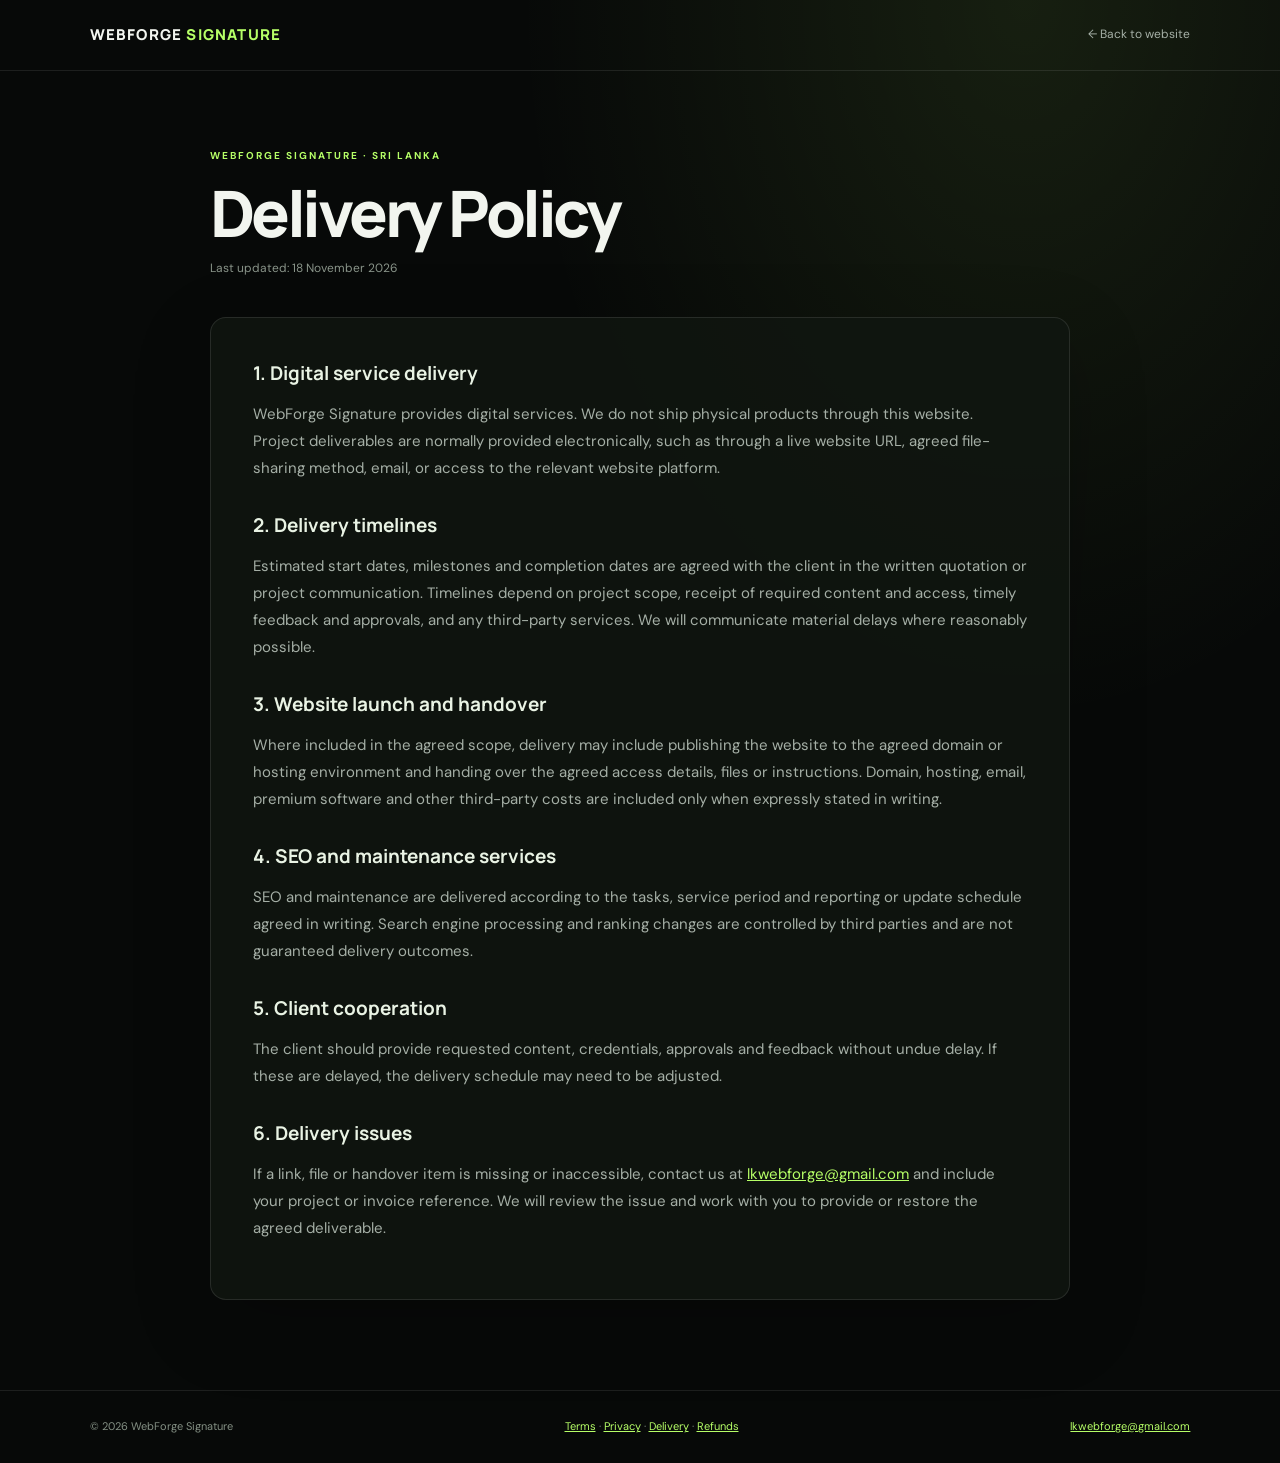
<file: delivery-policy.html>
<!doctype html>
<html lang="en">
<head>
<meta charset="utf-8"><meta name="viewport" content="width=device-width,initial-scale=1">
<title>Delivery Policy | WebForge Signature</title>
<meta name="description" content="How WebForge Signature delivers digital website, SEO and related services to clients.">
<meta name="robots" content="index,follow">
<link rel="canonical" href="https://lkwebforge-design.github.io/WEBFORGE-SIGNATURE/delivery-policy.html">
<link rel="preconnect" href="https://fonts.googleapis.com"><link rel="preconnect" href="https://fonts.gstatic.com" crossorigin>
<link href="https://fonts.googleapis.com/css2?family=DM+Sans:wght@400;500;600;700&family=Manrope:wght@600;700;800&display=swap" rel="stylesheet">
<style>
:root{color-scheme:dark;--bg:#070908;--panel:#101611;--text:#f2f5ef;--muted:#a5afa6;--green:#b6ff67}
*{box-sizing:border-box}body{margin:0;background:radial-gradient(ellipse at 80% 0%,rgba(182,255,103,.09),transparent 35%),var(--bg);color:var(--text);font:15px/1.8 'DM Sans',sans-serif}
header{padding:24px 7vw;border-bottom:1px solid rgba(255,255,255,.09);display:flex;justify-content:space-between;align-items:center;gap:20px}
.brand{font:800 15px Manrope,sans-serif;letter-spacing:.08em;color:var(--text);text-decoration:none}.brand span{color:var(--green)}
header a.back{color:var(--muted);text-decoration:none;font-size:12px}
main{width:min(860px,calc(100% - 40px));margin:76px auto 90px}
.eyebrow{color:var(--green);font-size:10px;font-weight:700;letter-spacing:.2em;text-transform:uppercase}
h1{font:800 clamp(38px,7vw,64px)/1.05 Manrope,sans-serif;letter-spacing:-.055em;margin:14px 0 12px}
.updated{color:#899489;font-size:12px;margin-bottom:38px}
article{padding:clamp(22px,5vw,42px);border:1px solid rgba(255,255,255,.1);border-radius:16px;background:rgba(16,22,17,.82);box-shadow:0 24px 80px rgba(0,0,0,.2)}
h2{font:700 19px Manrope,sans-serif;margin:30px 0 8px;color:#e9f3e4}h2:first-child{margin-top:0}
p,li{color:var(--muted)}a{color:var(--green)}ul{padding-left:22px}
footer{padding:26px 7vw;border-top:1px solid rgba(255,255,255,.09);display:flex;justify-content:space-between;gap:15px;flex-wrap:wrap;color:#849084;font-size:11px}
@media(max-width:600px){header{padding:20px}main{margin:48px auto 60px}footer{padding:22px 20px}}
</style>
</head><body>
<header><a class="brand" href="./">WEBFORGE <span>SIGNATURE</span></a><a class="back" href="./">← Back to website</a></header>
<main><div class="eyebrow">WebForge Signature · Sri Lanka</div><h1>Delivery Policy</h1><div class="updated">Last updated: 18 November 2026</div><article>
<h2>1. Digital service delivery</h2><p>WebForge Signature provides digital services. We do not ship physical products through this website. Project deliverables are normally provided electronically, such as through a live website URL, agreed file-sharing method, email, or access to the relevant website platform.</p>
<h2>2. Delivery timelines</h2><p>Estimated start dates, milestones and completion dates are agreed with the client in the written quotation or project communication. Timelines depend on project scope, receipt of required content and access, timely feedback and approvals, and any third-party services. We will communicate material delays where reasonably possible.</p>
<h2>3. Website launch and handover</h2><p>Where included in the agreed scope, delivery may include publishing the website to the agreed domain or hosting environment and handing over the agreed access details, files or instructions. Domain, hosting, email, premium software and other third-party costs are included only when expressly stated in writing.</p>
<h2>4. SEO and maintenance services</h2><p>SEO and maintenance are delivered according to the tasks, service period and reporting or update schedule agreed in writing. Search engine processing and ranking changes are controlled by third parties and are not guaranteed delivery outcomes.</p>
<h2>5. Client cooperation</h2><p>The client should provide requested content, credentials, approvals and feedback without undue delay. If these are delayed, the delivery schedule may need to be adjusted.</p>
<h2>6. Delivery issues</h2><p>If a link, file or handover item is missing or inaccessible, contact us at <a href="mailto:lkwebforge@gmail.com">lkwebforge@gmail.com</a> and include your project or invoice reference. We will review the issue and work with you to provide or restore the agreed deliverable.</p></article></main>
<footer><span>© 2026 WebForge Signature</span><span><a href="./terms-and-conditions.html">Terms</a> · <a href="./privacy-policy.html">Privacy</a> · <a href="./delivery-policy.html">Delivery</a> · <a href="./refund-policy.html">Refunds</a></span><span><a href="mailto:lkwebforge@gmail.com">lkwebforge@gmail.com</a></span></footer>
</body></html>
</file>
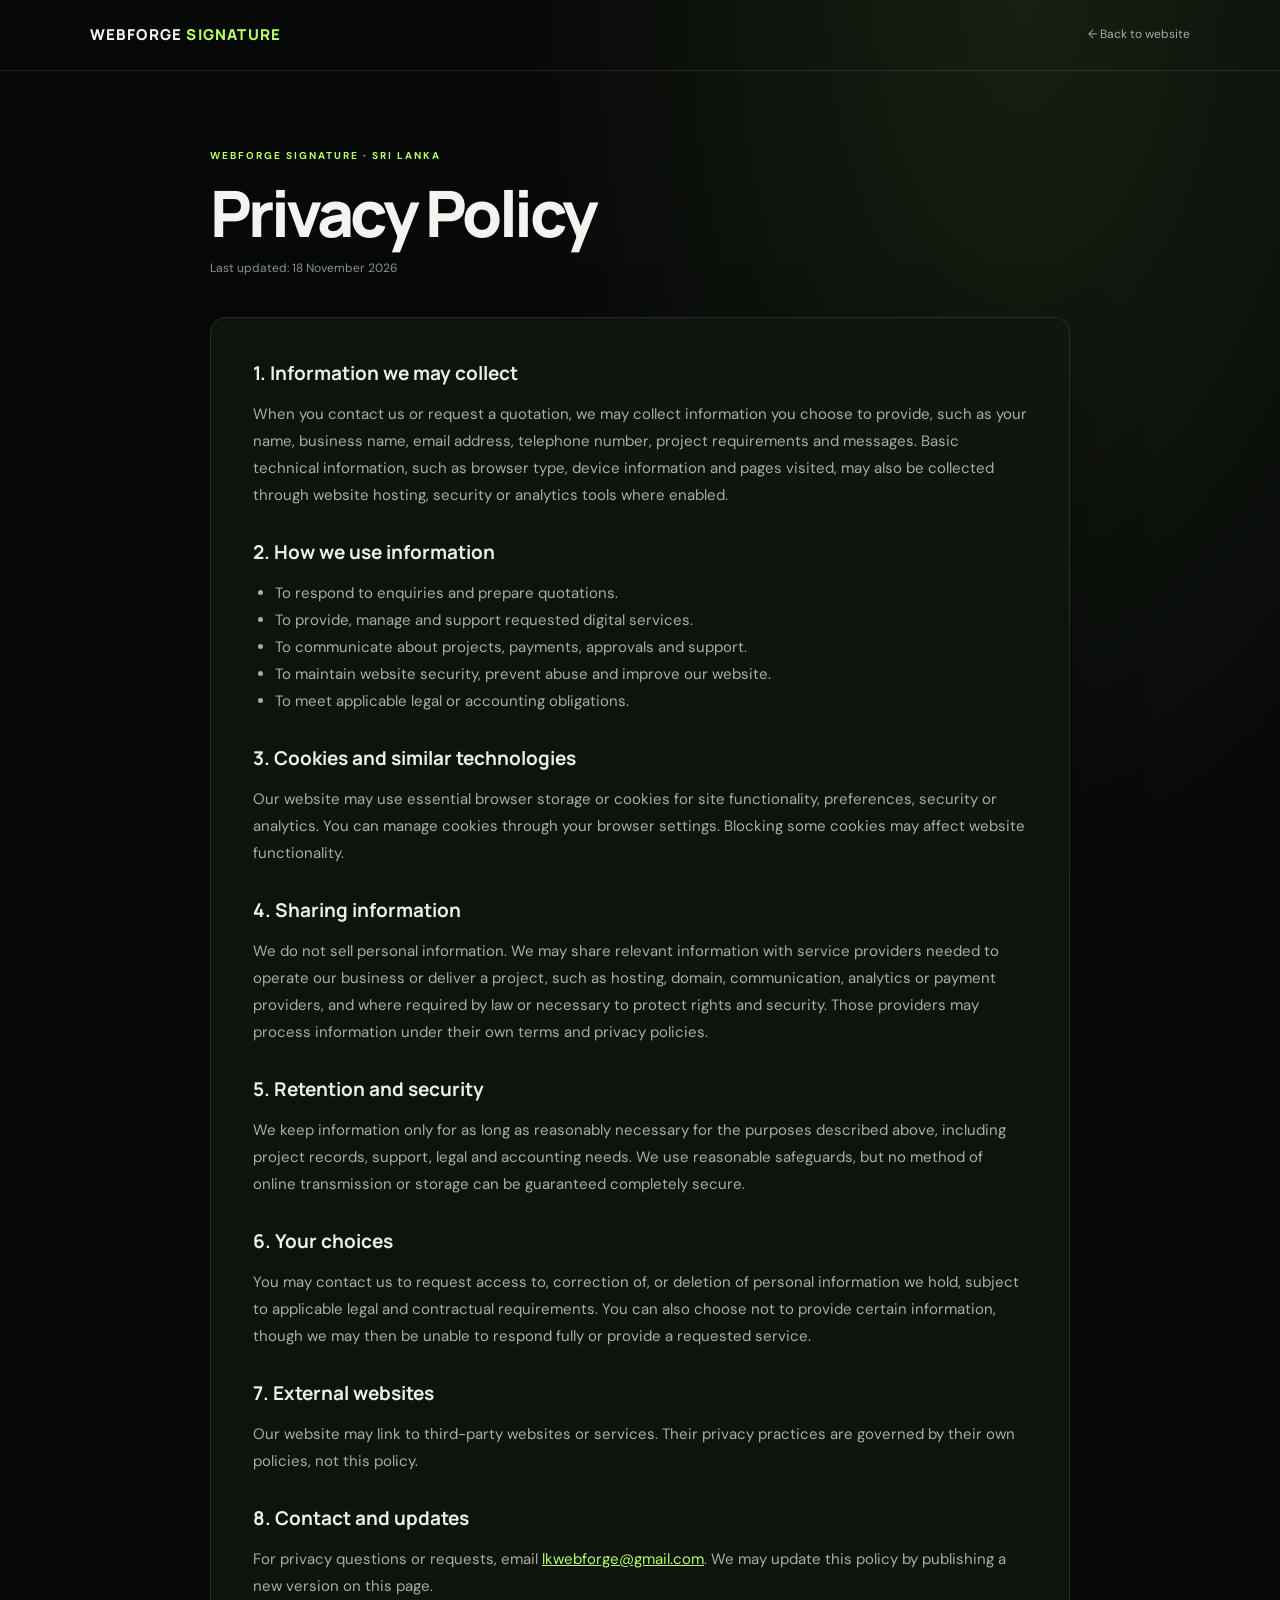
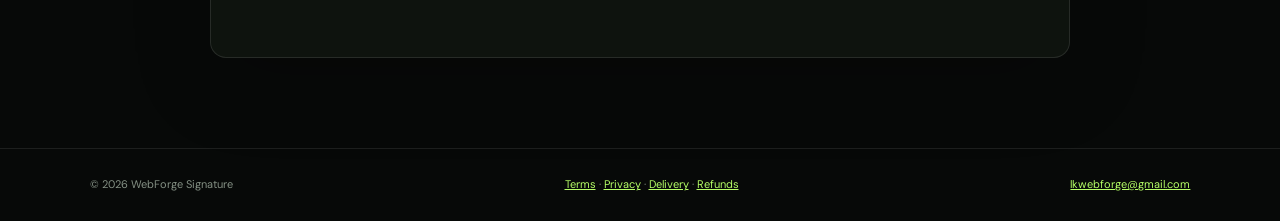
<file: privacy-policy.html>
<!doctype html>
<html lang="en">
<head>
<meta charset="utf-8"><meta name="viewport" content="width=device-width,initial-scale=1">
<title>Privacy Policy | WebForge Signature</title>
<meta name="description" content="How WebForge Signature collects, uses and protects personal information when you contact us or use our website.">
<meta name="robots" content="index,follow">
<link rel="canonical" href="https://lkwebforge-design.github.io/WEBFORGE-SIGNATURE/privacy-policy.html">
<link rel="preconnect" href="https://fonts.googleapis.com"><link rel="preconnect" href="https://fonts.gstatic.com" crossorigin>
<link href="https://fonts.googleapis.com/css2?family=DM+Sans:wght@400;500;600;700&family=Manrope:wght@600;700;800&display=swap" rel="stylesheet">
<style>
:root{color-scheme:dark;--bg:#070908;--panel:#101611;--text:#f2f5ef;--muted:#a5afa6;--green:#b6ff67}
*{box-sizing:border-box}body{margin:0;background:radial-gradient(ellipse at 80% 0%,rgba(182,255,103,.09),transparent 35%),var(--bg);color:var(--text);font:15px/1.8 'DM Sans',sans-serif}
header{padding:24px 7vw;border-bottom:1px solid rgba(255,255,255,.09);display:flex;justify-content:space-between;align-items:center;gap:20px}
.brand{font:800 15px Manrope,sans-serif;letter-spacing:.08em;color:var(--text);text-decoration:none}.brand span{color:var(--green)}
header a.back{color:var(--muted);text-decoration:none;font-size:12px}
main{width:min(860px,calc(100% - 40px));margin:76px auto 90px}
.eyebrow{color:var(--green);font-size:10px;font-weight:700;letter-spacing:.2em;text-transform:uppercase}
h1{font:800 clamp(38px,7vw,64px)/1.05 Manrope,sans-serif;letter-spacing:-.055em;margin:14px 0 12px}
.updated{color:#899489;font-size:12px;margin-bottom:38px}
article{padding:clamp(22px,5vw,42px);border:1px solid rgba(255,255,255,.1);border-radius:16px;background:rgba(16,22,17,.82);box-shadow:0 24px 80px rgba(0,0,0,.2)}
h2{font:700 19px Manrope,sans-serif;margin:30px 0 8px;color:#e9f3e4}h2:first-child{margin-top:0}
p,li{color:var(--muted)}a{color:var(--green)}ul{padding-left:22px}
footer{padding:26px 7vw;border-top:1px solid rgba(255,255,255,.09);display:flex;justify-content:space-between;gap:15px;flex-wrap:wrap;color:#849084;font-size:11px}
@media(max-width:600px){header{padding:20px}main{margin:48px auto 60px}footer{padding:22px 20px}}
</style>
</head><body>
<header><a class="brand" href="./">WEBFORGE <span>SIGNATURE</span></a><a class="back" href="./">← Back to website</a></header>
<main><div class="eyebrow">WebForge Signature · Sri Lanka</div><h1>Privacy Policy</h1><div class="updated">Last updated: 18 November 2026</div><article>
<h2>1. Information we may collect</h2><p>When you contact us or request a quotation, we may collect information you choose to provide, such as your name, business name, email address, telephone number, project requirements and messages. Basic technical information, such as browser type, device information and pages visited, may also be collected through website hosting, security or analytics tools where enabled.</p>
<h2>2. How we use information</h2><ul><li>To respond to enquiries and prepare quotations.</li><li>To provide, manage and support requested digital services.</li><li>To communicate about projects, payments, approvals and support.</li><li>To maintain website security, prevent abuse and improve our website.</li><li>To meet applicable legal or accounting obligations.</li></ul>
<h2>3. Cookies and similar technologies</h2><p>Our website may use essential browser storage or cookies for site functionality, preferences, security or analytics. You can manage cookies through your browser settings. Blocking some cookies may affect website functionality.</p>
<h2>4. Sharing information</h2><p>We do not sell personal information. We may share relevant information with service providers needed to operate our business or deliver a project, such as hosting, domain, communication, analytics or payment providers, and where required by law or necessary to protect rights and security. Those providers may process information under their own terms and privacy policies.</p>
<h2>5. Retention and security</h2><p>We keep information only for as long as reasonably necessary for the purposes described above, including project records, support, legal and accounting needs. We use reasonable safeguards, but no method of online transmission or storage can be guaranteed completely secure.</p>
<h2>6. Your choices</h2><p>You may contact us to request access to, correction of, or deletion of personal information we hold, subject to applicable legal and contractual requirements. You can also choose not to provide certain information, though we may then be unable to respond fully or provide a requested service.</p>
<h2>7. External websites</h2><p>Our website may link to third-party websites or services. Their privacy practices are governed by their own policies, not this policy.</p>
<h2>8. Contact and updates</h2><p>For privacy questions or requests, email <a href="mailto:lkwebforge@gmail.com">lkwebforge@gmail.com</a>. We may update this policy by publishing a new version on this page.</p></article></main>
<footer><span>© 2026 WebForge Signature</span><span><a href="./terms-and-conditions.html">Terms</a> · <a href="./privacy-policy.html">Privacy</a> · <a href="./delivery-policy.html">Delivery</a> · <a href="./refund-policy.html">Refunds</a></span><span><a href="mailto:lkwebforge@gmail.com">lkwebforge@gmail.com</a></span></footer>
</body></html>
</file>
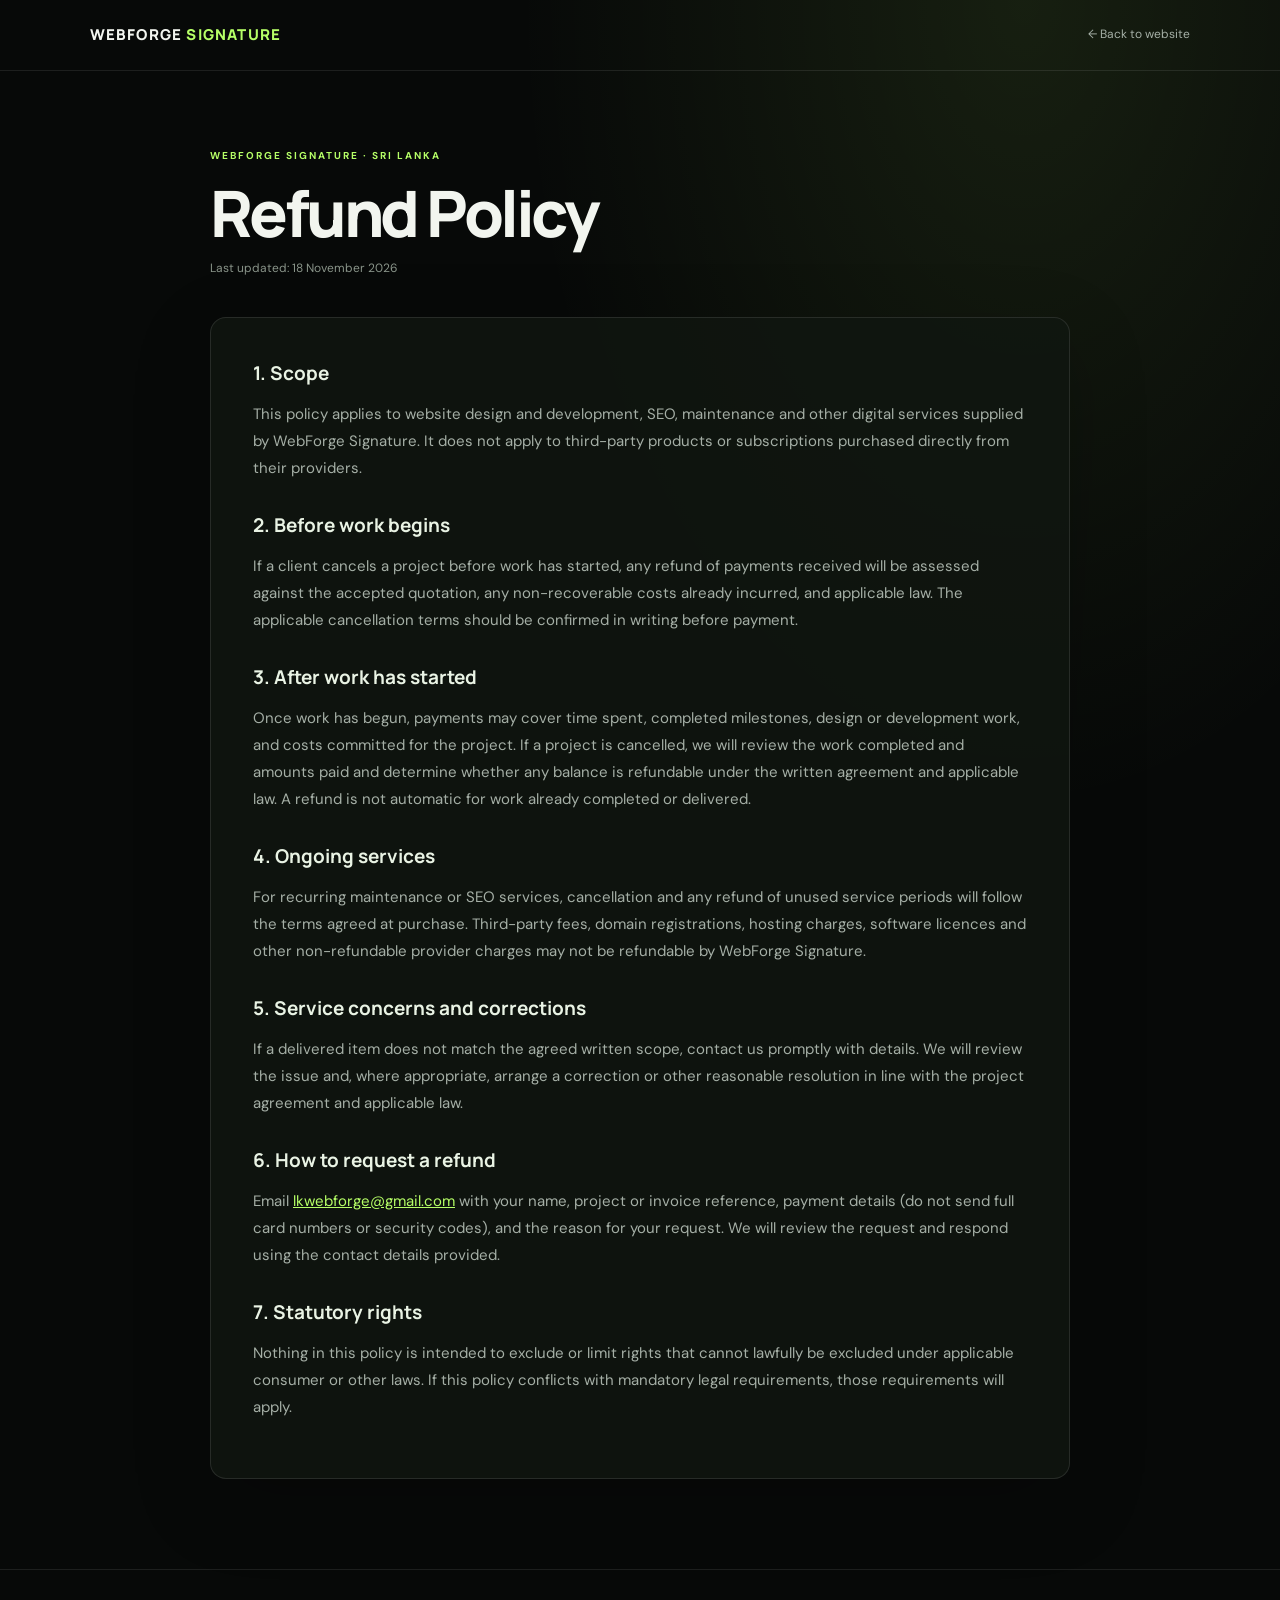
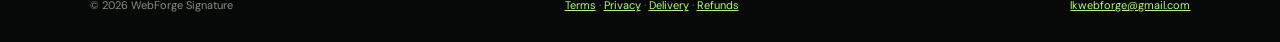
<file: refund-policy.html>
<!doctype html>
<html lang="en">
<head>
<meta charset="utf-8"><meta name="viewport" content="width=device-width,initial-scale=1">
<title>Refund Policy | WebForge Signature</title>
<meta name="description" content="Refund and cancellation terms for digital services purchased from WebForge Signature.">
<meta name="robots" content="index,follow">
<link rel="canonical" href="https://lkwebforge-design.github.io/WEBFORGE-SIGNATURE/refund-policy.html">
<link rel="preconnect" href="https://fonts.googleapis.com"><link rel="preconnect" href="https://fonts.gstatic.com" crossorigin>
<link href="https://fonts.googleapis.com/css2?family=DM+Sans:wght@400;500;600;700&family=Manrope:wght@600;700;800&display=swap" rel="stylesheet">
<style>
:root{color-scheme:dark;--bg:#070908;--panel:#101611;--text:#f2f5ef;--muted:#a5afa6;--green:#b6ff67}
*{box-sizing:border-box}body{margin:0;background:radial-gradient(ellipse at 80% 0%,rgba(182,255,103,.09),transparent 35%),var(--bg);color:var(--text);font:15px/1.8 'DM Sans',sans-serif}
header{padding:24px 7vw;border-bottom:1px solid rgba(255,255,255,.09);display:flex;justify-content:space-between;align-items:center;gap:20px}
.brand{font:800 15px Manrope,sans-serif;letter-spacing:.08em;color:var(--text);text-decoration:none}.brand span{color:var(--green)}
header a.back{color:var(--muted);text-decoration:none;font-size:12px}
main{width:min(860px,calc(100% - 40px));margin:76px auto 90px}
.eyebrow{color:var(--green);font-size:10px;font-weight:700;letter-spacing:.2em;text-transform:uppercase}
h1{font:800 clamp(38px,7vw,64px)/1.05 Manrope,sans-serif;letter-spacing:-.055em;margin:14px 0 12px}
.updated{color:#899489;font-size:12px;margin-bottom:38px}
article{padding:clamp(22px,5vw,42px);border:1px solid rgba(255,255,255,.1);border-radius:16px;background:rgba(16,22,17,.82);box-shadow:0 24px 80px rgba(0,0,0,.2)}
h2{font:700 19px Manrope,sans-serif;margin:30px 0 8px;color:#e9f3e4}h2:first-child{margin-top:0}
p,li{color:var(--muted)}a{color:var(--green)}ul{padding-left:22px}
footer{padding:26px 7vw;border-top:1px solid rgba(255,255,255,.09);display:flex;justify-content:space-between;gap:15px;flex-wrap:wrap;color:#849084;font-size:11px}
@media(max-width:600px){header{padding:20px}main{margin:48px auto 60px}footer{padding:22px 20px}}
</style>
</head><body>
<header><a class="brand" href="./">WEBFORGE <span>SIGNATURE</span></a><a class="back" href="./">← Back to website</a></header>
<main><div class="eyebrow">WebForge Signature · Sri Lanka</div><h1>Refund Policy</h1><div class="updated">Last updated: 18 November 2026</div><article>
<h2>1. Scope</h2><p>This policy applies to website design and development, SEO, maintenance and other digital services supplied by WebForge Signature. It does not apply to third-party products or subscriptions purchased directly from their providers.</p>
<h2>2. Before work begins</h2><p>If a client cancels a project before work has started, any refund of payments received will be assessed against the accepted quotation, any non-recoverable costs already incurred, and applicable law. The applicable cancellation terms should be confirmed in writing before payment.</p>
<h2>3. After work has started</h2><p>Once work has begun, payments may cover time spent, completed milestones, design or development work, and costs committed for the project. If a project is cancelled, we will review the work completed and amounts paid and determine whether any balance is refundable under the written agreement and applicable law. A refund is not automatic for work already completed or delivered.</p>
<h2>4. Ongoing services</h2><p>For recurring maintenance or SEO services, cancellation and any refund of unused service periods will follow the terms agreed at purchase. Third-party fees, domain registrations, hosting charges, software licences and other non-refundable provider charges may not be refundable by WebForge Signature.</p>
<h2>5. Service concerns and corrections</h2><p>If a delivered item does not match the agreed written scope, contact us promptly with details. We will review the issue and, where appropriate, arrange a correction or other reasonable resolution in line with the project agreement and applicable law.</p>
<h2>6. How to request a refund</h2><p>Email <a href="mailto:lkwebforge@gmail.com">lkwebforge@gmail.com</a> with your name, project or invoice reference, payment details (do not send full card numbers or security codes), and the reason for your request. We will review the request and respond using the contact details provided.</p>
<h2>7. Statutory rights</h2><p>Nothing in this policy is intended to exclude or limit rights that cannot lawfully be excluded under applicable consumer or other laws. If this policy conflicts with mandatory legal requirements, those requirements will apply.</p></article></main>
<footer><span>© 2026 WebForge Signature</span><span><a href="./terms-and-conditions.html">Terms</a> · <a href="./privacy-policy.html">Privacy</a> · <a href="./delivery-policy.html">Delivery</a> · <a href="./refund-policy.html">Refunds</a></span><span><a href="mailto:lkwebforge@gmail.com">lkwebforge@gmail.com</a></span></footer>
</body></html>
</file>
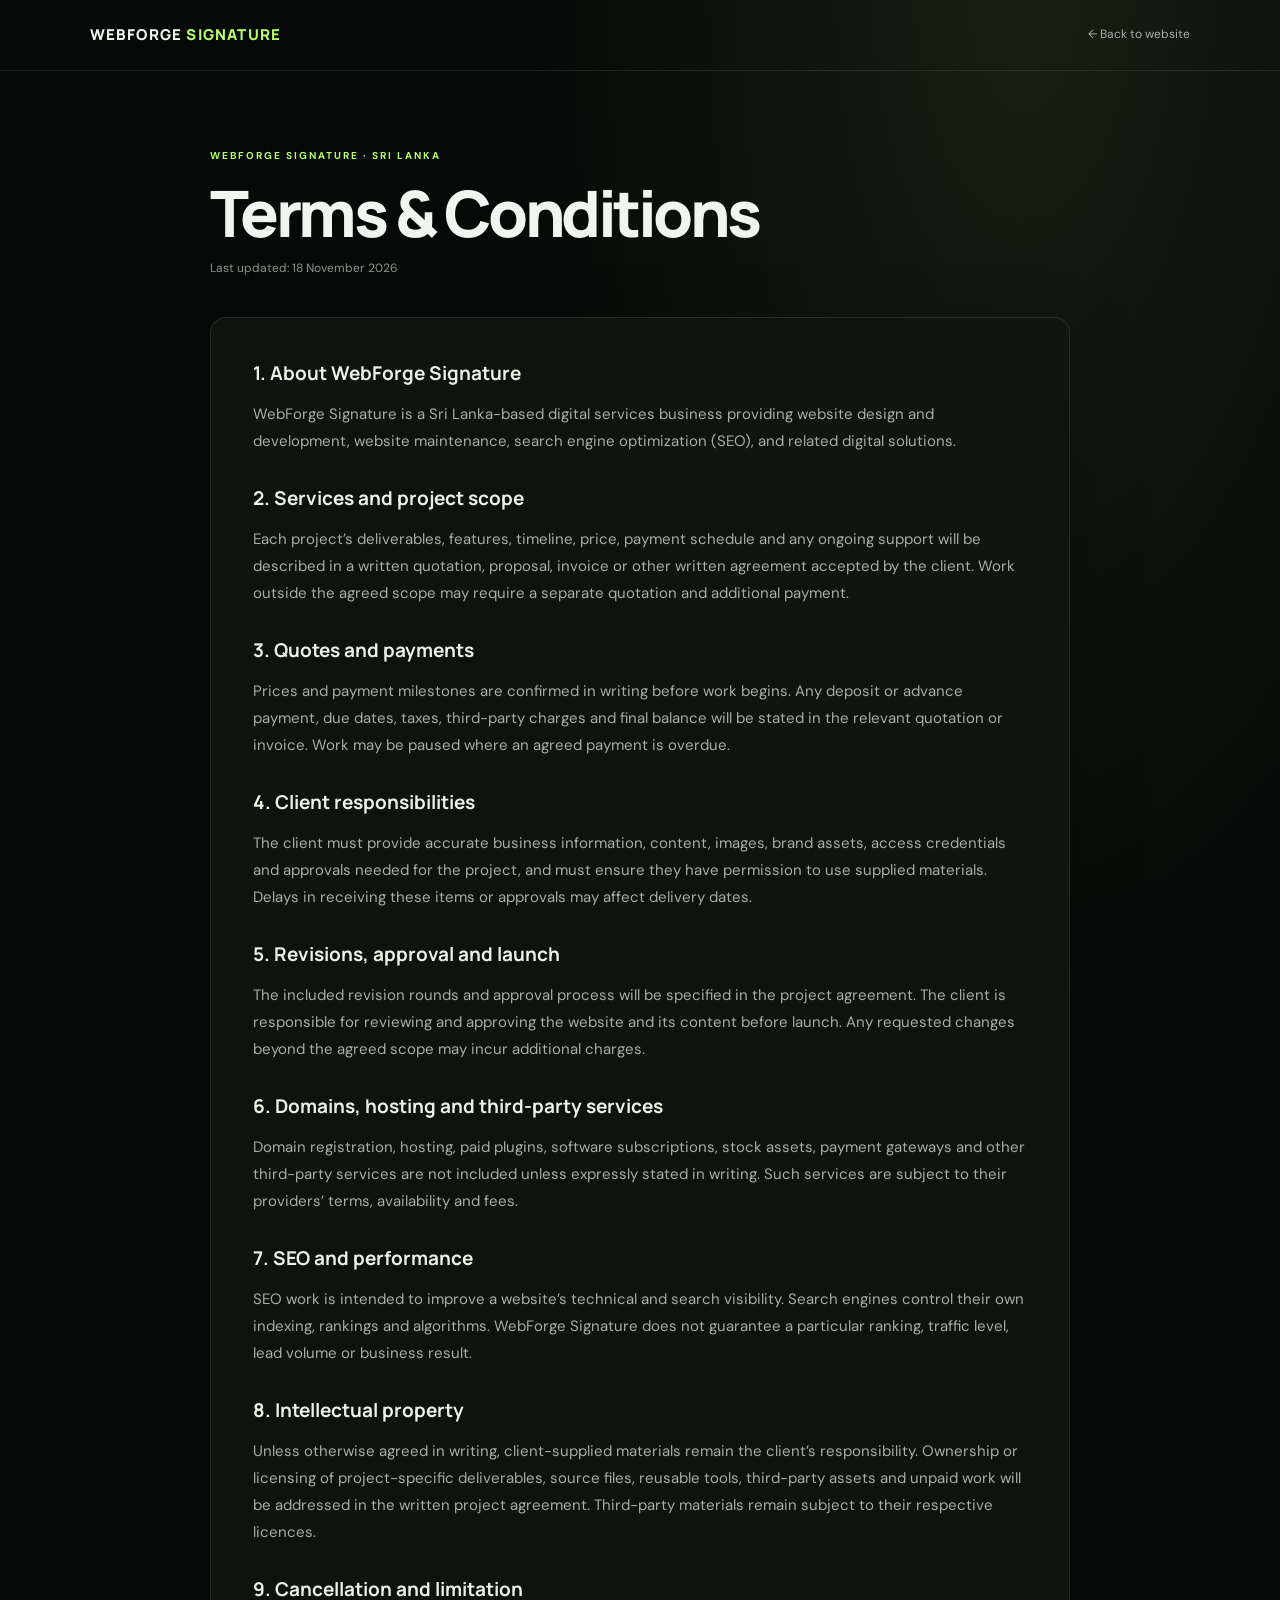
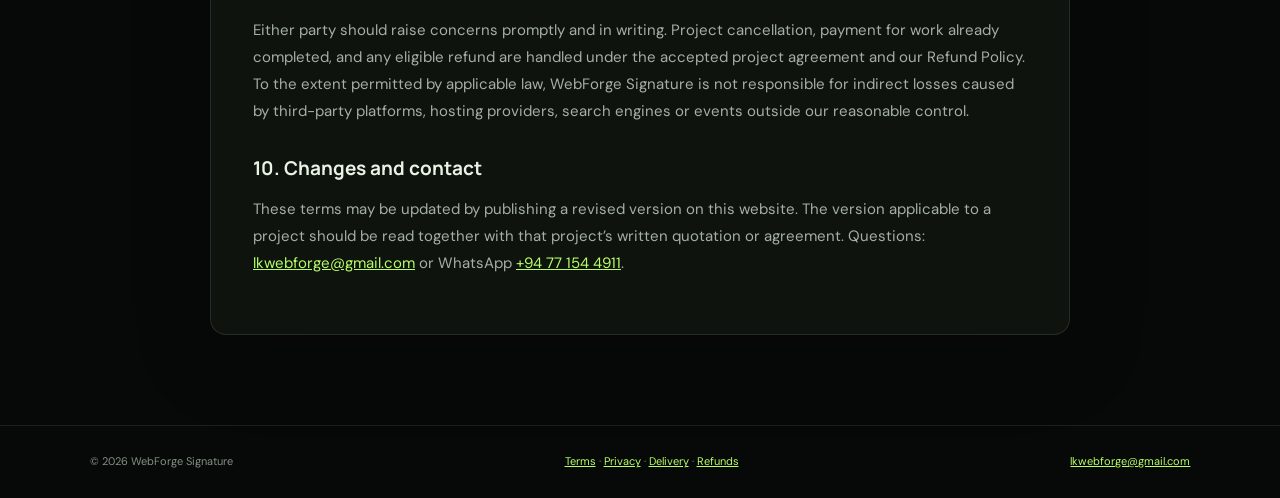
<file: terms-and-conditions.html>
<!doctype html>
<html lang="en">
<head>
<meta charset="utf-8"><meta name="viewport" content="width=device-width,initial-scale=1">
<title>Terms & Conditions | WebForge Signature</title>
<meta name="description" content="Terms governing website design, development, SEO and related digital services provided by WebForge Signature.">
<meta name="robots" content="index,follow">
<link rel="canonical" href="https://lkwebforge-design.github.io/WEBFORGE-SIGNATURE/terms-conditions.html">
<link rel="preconnect" href="https://fonts.googleapis.com"><link rel="preconnect" href="https://fonts.gstatic.com" crossorigin>
<link href="https://fonts.googleapis.com/css2?family=DM+Sans:wght@400;500;600;700&family=Manrope:wght@600;700;800&display=swap" rel="stylesheet">
<style>
:root{color-scheme:dark;--bg:#070908;--panel:#101611;--text:#f2f5ef;--muted:#a5afa6;--green:#b6ff67}
*{box-sizing:border-box}body{margin:0;background:radial-gradient(ellipse at 80% 0%,rgba(182,255,103,.09),transparent 35%),var(--bg);color:var(--text);font:15px/1.8 'DM Sans',sans-serif}
header{padding:24px 7vw;border-bottom:1px solid rgba(255,255,255,.09);display:flex;justify-content:space-between;align-items:center;gap:20px}
.brand{font:800 15px Manrope,sans-serif;letter-spacing:.08em;color:var(--text);text-decoration:none}.brand span{color:var(--green)}
header a.back{color:var(--muted);text-decoration:none;font-size:12px}
main{width:min(860px,calc(100% - 40px));margin:76px auto 90px}
.eyebrow{color:var(--green);font-size:10px;font-weight:700;letter-spacing:.2em;text-transform:uppercase}
h1{font:800 clamp(38px,7vw,64px)/1.05 Manrope,sans-serif;letter-spacing:-.055em;margin:14px 0 12px}
.updated{color:#899489;font-size:12px;margin-bottom:38px}
article{padding:clamp(22px,5vw,42px);border:1px solid rgba(255,255,255,.1);border-radius:16px;background:rgba(16,22,17,.82);box-shadow:0 24px 80px rgba(0,0,0,.2)}
h2{font:700 19px Manrope,sans-serif;margin:30px 0 8px;color:#e9f3e4}h2:first-child{margin-top:0}
p,li{color:var(--muted)}a{color:var(--green)}ul{padding-left:22px}
footer{padding:26px 7vw;border-top:1px solid rgba(255,255,255,.09);display:flex;justify-content:space-between;gap:15px;flex-wrap:wrap;color:#849084;font-size:11px}
@media(max-width:600px){header{padding:20px}main{margin:48px auto 60px}footer{padding:22px 20px}}
</style>
</head><body>
<header><a class="brand" href="./">WEBFORGE <span>SIGNATURE</span></a><a class="back" href="./">← Back to website</a></header>
<main><div class="eyebrow">WebForge Signature · Sri Lanka</div><h1>Terms & Conditions</h1><div class="updated">Last updated: 18 November 2026</div><article>
<h2>1. About WebForge Signature</h2><p>WebForge Signature is a Sri Lanka-based digital services business providing website design and development, website maintenance, search engine optimization (SEO), and related digital solutions.</p>
<h2>2. Services and project scope</h2><p>Each project’s deliverables, features, timeline, price, payment schedule and any ongoing support will be described in a written quotation, proposal, invoice or other written agreement accepted by the client. Work outside the agreed scope may require a separate quotation and additional payment.</p>
<h2>3. Quotes and payments</h2><p>Prices and payment milestones are confirmed in writing before work begins. Any deposit or advance payment, due dates, taxes, third-party charges and final balance will be stated in the relevant quotation or invoice. Work may be paused where an agreed payment is overdue.</p>
<h2>4. Client responsibilities</h2><p>The client must provide accurate business information, content, images, brand assets, access credentials and approvals needed for the project, and must ensure they have permission to use supplied materials. Delays in receiving these items or approvals may affect delivery dates.</p>
<h2>5. Revisions, approval and launch</h2><p>The included revision rounds and approval process will be specified in the project agreement. The client is responsible for reviewing and approving the website and its content before launch. Any requested changes beyond the agreed scope may incur additional charges.</p>
<h2>6. Domains, hosting and third-party services</h2><p>Domain registration, hosting, paid plugins, software subscriptions, stock assets, payment gateways and other third-party services are not included unless expressly stated in writing. Such services are subject to their providers’ terms, availability and fees.</p>
<h2>7. SEO and performance</h2><p>SEO work is intended to improve a website’s technical and search visibility. Search engines control their own indexing, rankings and algorithms. WebForge Signature does not guarantee a particular ranking, traffic level, lead volume or business result.</p>
<h2>8. Intellectual property</h2><p>Unless otherwise agreed in writing, client-supplied materials remain the client’s responsibility. Ownership or licensing of project-specific deliverables, source files, reusable tools, third-party assets and unpaid work will be addressed in the written project agreement. Third-party materials remain subject to their respective licences.</p>
<h2>9. Cancellation and limitation</h2><p>Either party should raise concerns promptly and in writing. Project cancellation, payment for work already completed, and any eligible refund are handled under the accepted project agreement and our Refund Policy. To the extent permitted by applicable law, WebForge Signature is not responsible for indirect losses caused by third-party platforms, hosting providers, search engines or events outside our reasonable control.</p>
<h2>10. Changes and contact</h2><p>These terms may be updated by publishing a revised version on this website. The version applicable to a project should be read together with that project’s written quotation or agreement. Questions: <a href="mailto:lkwebforge@gmail.com">lkwebforge@gmail.com</a> or WhatsApp <a href="https://wa.me/94771544911">+94 77 154 4911</a>.</p></article></main>
<footer><span>© 2026 WebForge Signature</span><span><a href="./terms-and-conditions.html">Terms</a> · <a href="./privacy-policy.html">Privacy</a> · <a href="./delivery-policy.html">Delivery</a> · <a href="./refund-policy.html">Refunds</a></span><span><a href="mailto:lkwebforge@gmail.com">lkwebforge@gmail.com</a></span></footer>
</body></html>
</file>
